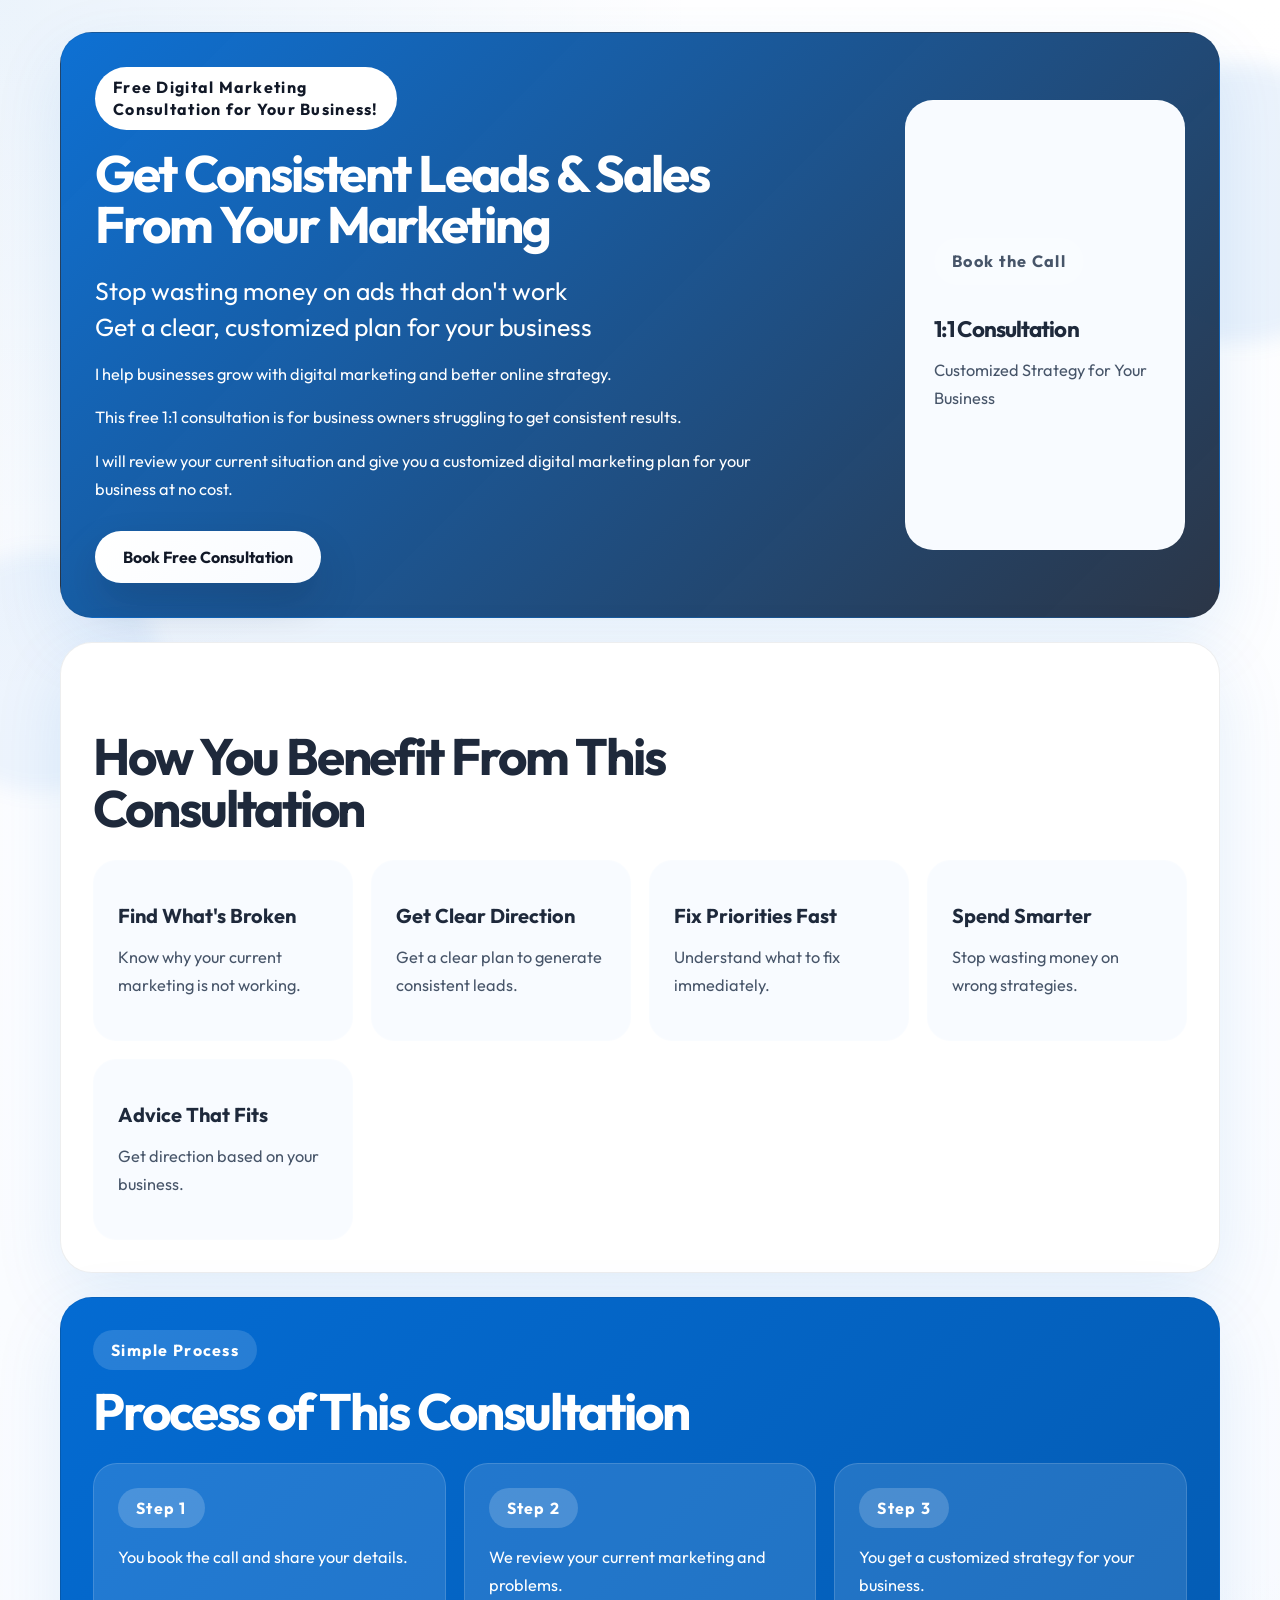
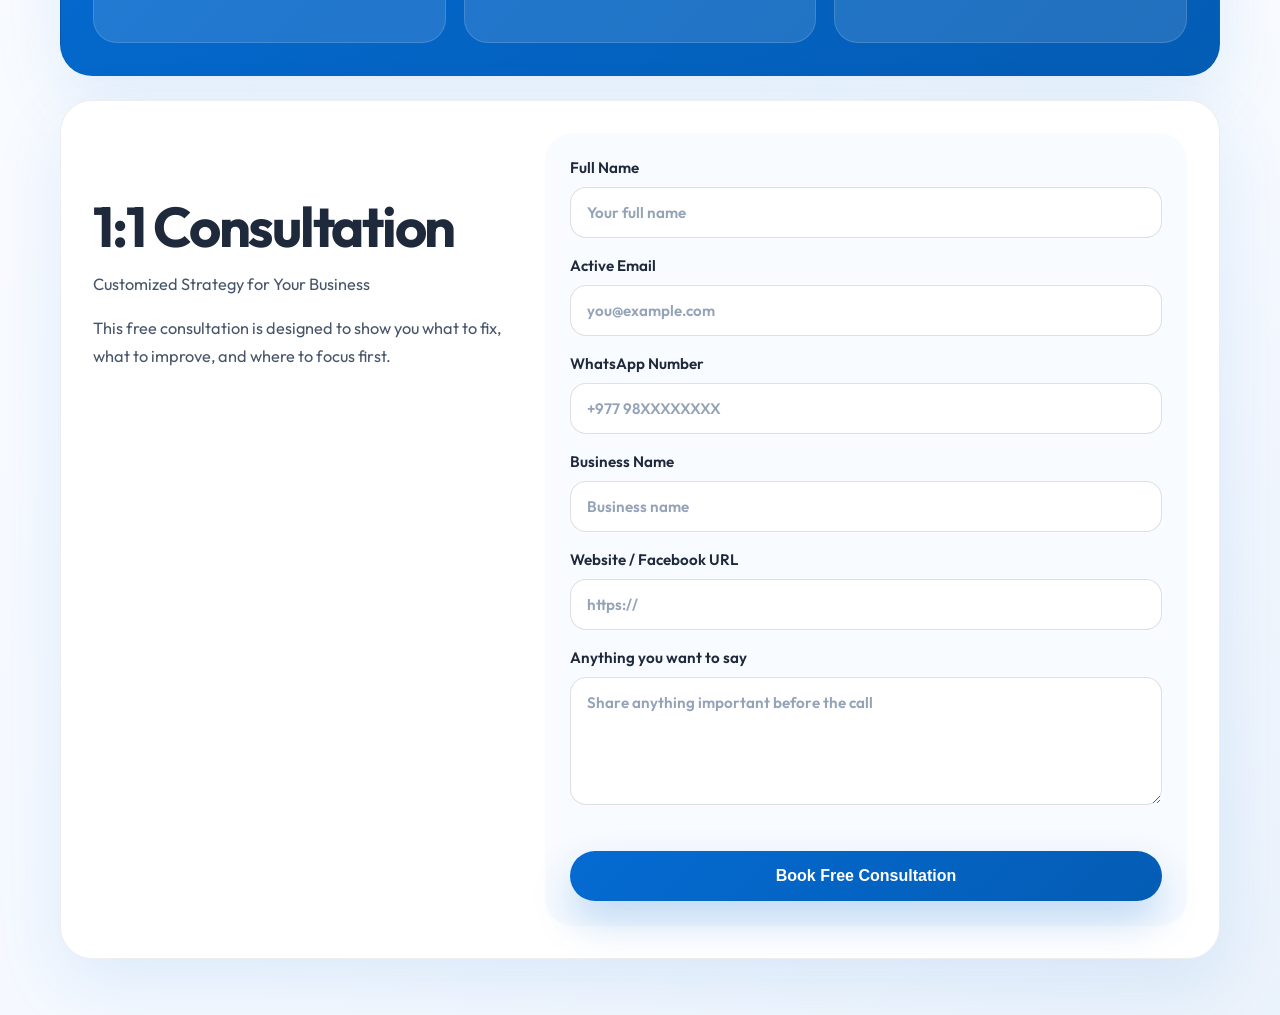
<file: index.html>
<!DOCTYPE html>
<html lang="en">
<head>
  <meta charset="UTF-8">
  <meta name="viewport" content="width=device-width, initial-scale=1.0">
  <title>Free Marketing Consultation</title>
  <script>
    !function(f,b,e,v,n,t,s)
    {if(f.fbq)return;n=f.fbq=function(){n.callMethod?
    n.callMethod.apply(n,arguments):n.queue.push(arguments)};
    if(!f._fbq)f._fbq=n;n.push=n;n.loaded=!0;n.version='2.0';
    n.queue=[];t=b.createElement(e);t.async=!0;
    t.src=v;s=b.getElementsByTagName(e)[0];
    s.parentNode.insertBefore(t,s)}(window, document,'script',
    'https://connect.facebook.net/en_US/fbevents.js');
    fbq('init', '1495916158739121');
    fbq('track', 'PageView');
  </script>
  <link rel="preconnect" href="https://fonts.googleapis.com">
  <link rel="preconnect" href="https://fonts.gstatic.com" crossorigin>
  <link href="https://fonts.googleapis.com/css2?family=Outfit:wght@300;400;500;600;700;800&display=swap" rel="stylesheet">
  <link rel="stylesheet" href="style.css">
</head>
<body>
  <noscript><img height="1" width="1" style="display:none"
  src="https://www.facebook.com/tr?id=1495916158739121&ev=PageView&noscript=1"
  alt=""></noscript>
  <div class="page-shell">
    <header class="hero">
      <div class="hero-copy">
        <span class="eyebrow">Free Digital Marketing<br>Consultation for Your Business!</span>
        <h1><span>Get Consistent Leads &amp; Sales</span><span>From Your Marketing</span></h1>
        <p class="subheadline">Stop wasting money on ads that don't work<br>Get a clear, customized plan for your business</p>
        <p class="description">I help businesses grow with digital marketing and better online strategy.</p>
        <p class="description">This free 1:1 consultation is for business owners struggling to get consistent results.</p>
        <p class="description">I will review your current situation and give you a customized digital marketing plan for your business at no cost.</p>
        <a class="cta-button" href="#booking">Book Free Consultation</a>
      </div>
      <aside class="hero-card">
        <p class="card-label">Book the Call</p>
        <h2>1:1 Consultation</h2>
        <p>Customized Strategy for Your Business</p>
      </aside>
    </header>

    <main>
      <section class="content-section benefits">
        <div class="section-heading">
          <span class="section-kicker">Why This Helps</span>
          <h2>How You Benefit From This Consultation</h2>
        </div>
        <div class="benefit-grid">
          <article class="benefit-card">
            <h3>Find What's Broken</h3>
            <p>Know why your current marketing is not working.</p>
          </article>
          <article class="benefit-card">
            <h3>Get Clear Direction</h3>
            <p>Get a clear plan to generate consistent leads.</p>
          </article>
          <article class="benefit-card">
            <h3>Fix Priorities Fast</h3>
            <p>Understand what to fix immediately.</p>
          </article>
          <article class="benefit-card">
            <h3>Spend Smarter</h3>
            <p>Stop wasting money on wrong strategies.</p>
          </article>
          <article class="benefit-card">
            <h3>Advice That Fits</h3>
            <p>Get direction based on your business.</p>
          </article>
        </div>
      </section>

      <section class="content-section process">
        <div class="section-heading">
          <span class="section-kicker">Simple Process</span>
          <h2>Process of This Consultation</h2>
        </div>
        <div class="steps">
          <article class="step-card">
            <span class="step-number">Step 1</span>
            <p>You book the call and share your details.</p>
          </article>
          <article class="step-card">
            <span class="step-number">Step 2</span>
            <p>We review your current marketing and problems.</p>
          </article>
          <article class="step-card">
            <span class="step-number">Step 3</span>
            <p>You get a customized strategy for your business.</p>
          </article>
        </div>
      </section>

      <section class="content-section booking-section" id="booking">
        <div class="booking-copy">
          <span class="section-kicker">Book the Call</span>
          <h2>1:1 Consultation</h2>
          <p>Customized Strategy for Your Business</p>
          <p>This free consultation is designed to show you what to fix, what to improve, and where to focus first.</p>
        </div>
        <form class="booking-form" action="thank-you.html" method="get">
          <label>
            Full Name
            <input type="text" name="full-name" placeholder="Your full name" required>
          </label>
          <label>
            Active Email
            <input type="email" name="email" placeholder="you@example.com" required>
          </label>
          <label>
            WhatsApp Number
            <input type="tel" name="whatsapp" placeholder="+977 98XXXXXXXX" required>
          </label>
          <label>
            Business Name
            <input type="text" name="business-name" placeholder="Business name" required>
          </label>
          <label>
            Website / Facebook URL
            <input type="url" name="business-url" placeholder="https://">
          </label>
          <label>
            Anything you want to say
            <textarea name="message" rows="5" placeholder="Share anything important before the call"></textarea>
          </label>
          <button type="submit" class="cta-button form-cta-button">Book Free Consultation</button>
        </form>
      </section>
    </main>
  </div>
</body>
</html>
</file>
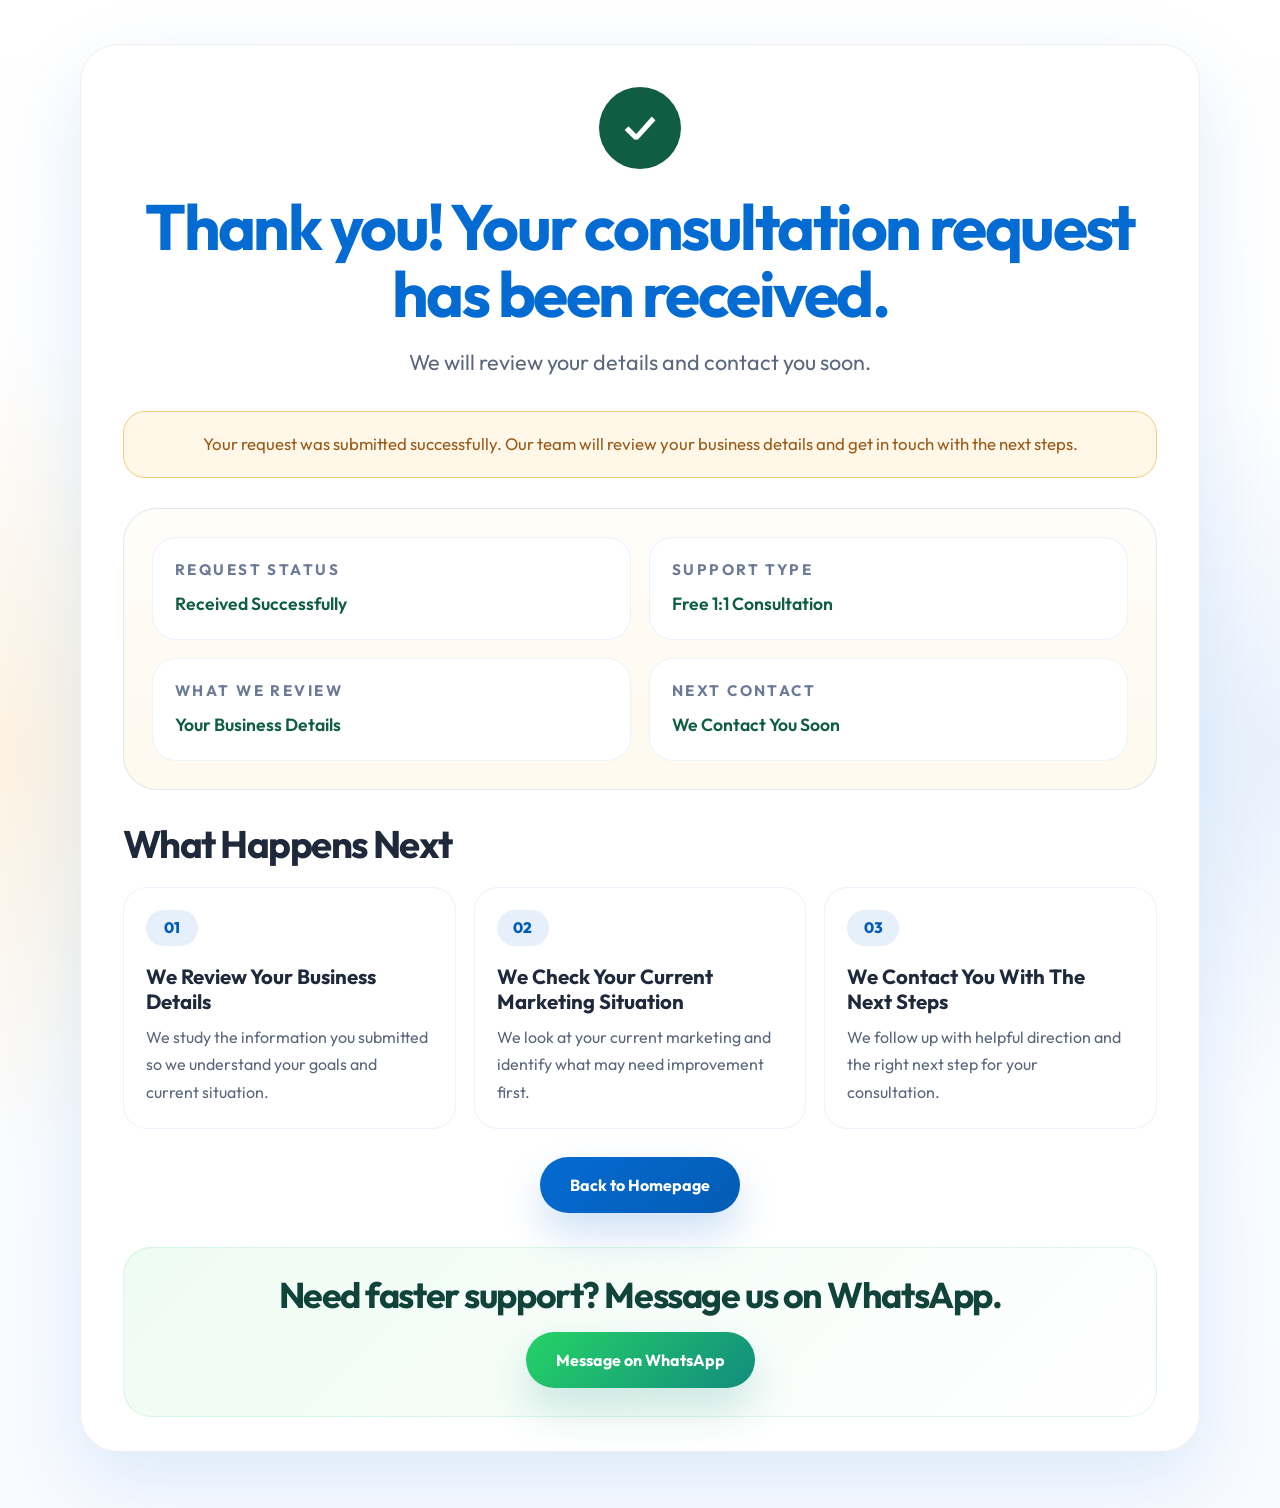
<file: thank-you.html>
<!DOCTYPE html>
<html lang="en">
<head>
  <meta charset="UTF-8">
  <meta name="viewport" content="width=device-width, initial-scale=1.0">
  <title>Thank You | Free Digital Marketing Consultation</title>
  <script>
    !function(f,b,e,v,n,t,s)
    {if(f.fbq)return;n=f.fbq=function(){n.callMethod?
    n.callMethod.apply(n,arguments):n.queue.push(arguments)};
    if(!f._fbq)f._fbq=n;n.push=n;n.loaded=!0;n.version='2.0';
    n.queue=[];t=b.createElement(e);t.async=!0;
    t.src=v;s=b.getElementsByTagName(e)[0];
    s.parentNode.insertBefore(t,s)}(window, document,'script',
    'https://connect.facebook.net/en_US/fbevents.js');
    fbq('init', '1495916158739121');
    fbq('track', 'PageView');
    fbq('track', 'Lead');
  </script>
  <link rel="preconnect" href="https://fonts.googleapis.com">
  <link rel="preconnect" href="https://fonts.gstatic.com" crossorigin>
  <link href="https://fonts.googleapis.com/css2?family=Outfit:wght@300;400;500;600;700;800&display=swap" rel="stylesheet">
  <link rel="stylesheet" href="thank-you.css">
</head>
<body>
  <noscript><img height="1" width="1" style="display:none"
  src="https://www.facebook.com/tr?id=1495916158739121&ev=PageView&noscript=1"
  alt=""></noscript>
  <div class="thank-you-shell">
    <main class="thank-you-card">
      <div class="success-icon-wrap" aria-hidden="true">
        <span class="success-icon">&#10003;</span>
      </div>

      <section class="hero-copy">
        <h1>Thank you! Your consultation request has been received.</h1>
        <p class="lead">We will review your details and contact you soon.</p>
      </section>

      <section class="status-banner">
        Your request was submitted successfully. Our team will review your business details and get in touch with the next steps.
      </section>

      <section class="details-panel">
        <div class="detail-box">
          <p class="detail-label">Request Status</p>
          <p class="detail-value">Received Successfully</p>
        </div>
        <div class="detail-box">
          <p class="detail-label">Support Type</p>
          <p class="detail-value">Free 1:1 Consultation</p>
        </div>
        <div class="detail-box">
          <p class="detail-label">What We Review</p>
          <p class="detail-value">Your Business Details</p>
        </div>
        <div class="detail-box">
          <p class="detail-label">Next Contact</p>
          <p class="detail-value">We Contact You Soon</p>
        </div>
      </section>

      <section class="next-steps">
        <h2>What Happens Next</h2>
        <div class="steps-grid">
          <article class="step-card">
            <span class="step-number">01</span>
            <h3>We Review Your Business Details</h3>
            <p>We study the information you submitted so we understand your goals and current situation.</p>
          </article>
          <article class="step-card">
            <span class="step-number">02</span>
            <h3>We Check Your Current Marketing Situation</h3>
            <p>We look at your current marketing and identify what may need improvement first.</p>
          </article>
          <article class="step-card">
            <span class="step-number">03</span>
            <h3>We Contact You With The Next Steps</h3>
            <p>We follow up with helpful direction and the right next step for your consultation.</p>
          </article>
        </div>
      </section>

      <section class="actions">
        <a class="home-button" href="index.html">Back to Homepage</a>
      </section>

      <section class="whatsapp-section">
        <h2>Need faster support? Message us on WhatsApp.</h2>
        <a class="whatsapp-button" href="https://wa.link/6yjhkm" target="_blank" rel="noopener noreferrer">Message on WhatsApp</a>
      </section>
    </main>
  </div>
</body>
</html>
</file>
<file: style.css>
:root {
  --bg: #ffffff;
  --surface: #f8fbff;
  --surface-strong: #ffffff;
  --text: #1e293b;
  --muted: #475569;
  --primary: #046bd2;
  --primary-dark: #045cb4;
  --accent: #1e293b;
  --accent-dark: #111827;
  --line: rgba(30, 41, 59, 0.08);
  --shadow: 0 24px 70px rgba(4, 107, 210, 0.1);
}

* {
  box-sizing: border-box;
}

html {
  scroll-behavior: smooth;
}

body {
  margin: 0;
  font-family: "Outfit", sans-serif;
  color: var(--text);
  background:
    radial-gradient(circle at top left, rgba(4, 107, 210, 0.08), transparent 24%),
    radial-gradient(circle at bottom right, rgba(234, 242, 251, 0.95), transparent 36%),
    linear-gradient(180deg, #ffffff 0%, #f5f9ff 100%);
}

body::before,
body::after {
  content: "";
  position: fixed;
  z-index: -1;
  border-radius: 999px;
  filter: blur(10px);
}

body::before {
  width: 280px;
  height: 280px;
  top: 7%;
  right: -100px;
  background: rgba(4, 107, 210, 0.08);
}

body::after {
  width: 240px;
  height: 240px;
  left: -80px;
  bottom: 12%;
  background: rgba(4, 107, 210, 0.06);
}

.page-shell {
  width: min(1160px, calc(100% - 32px));
  margin: 0 auto;
  padding: 32px 0 56px;
}

.hero,
.content-section {
  border: 1px solid var(--line);
  box-shadow: var(--shadow);
  backdrop-filter: blur(20px);
}

.hero {
  display: grid;
  grid-template-columns: minmax(0, 1.74fr) minmax(280px, 0.5fr);
  gap: 24px;
  padding: 34px;
  border-radius: 32px;
  background: linear-gradient(135deg, rgba(4, 107, 210, 0.96), rgba(30, 41, 59, 0.94));
}

.hero-copy h1,
.section-heading h2,
.hero-card h2,
.booking-copy h2 {
  letter-spacing: -0.04em;
  line-height: 1;
  margin: 0;
}

.eyebrow,
.section-kicker,
.card-label,
.step-number {
  display: inline-flex;
  align-items: center;
  width: fit-content;
  padding: 10px 18px;
  border-radius: 999px;
  background: rgba(255, 255, 255, 0.14);
  color: #ffffff;
  font-size: 1rem;
  font-weight: 700;
  letter-spacing: 0.08em;
}

.eyebrow {
  display: inline-block;
  background: #ffffff;
  color: #111827;
  line-height: 1.35;
}

.hero-copy {
  padding-right: 16px;
}

.hero-copy h1 {
  margin-top: 18px;
  max-width: none;
  font-size: clamp(2.05rem, 4vw, 3.5rem);
  color: #ffffff;
  line-height: 1;
}

.hero-copy h1 span {
  display: block;
  white-space: nowrap;
}

.subheadline {
  margin: 22px 0 0;
  font-size: clamp(1.1rem, 2.5vw, 1.55rem);
  line-height: 1.45;
  color: #ffffff;
}

.description,
.hero-card p,
.booking-copy p,
.benefit-card p,
.step-card p {
  font-size: 1.02rem;
  line-height: 1.7;
  color: var(--muted);
}

.description {
  max-width: 62ch;
  margin: 16px 0 0;
  color: #ffffff;
}

.cta-button {
  display: inline-flex;
  justify-content: center;
  align-items: center;
  gap: 10px;
  margin-top: 28px;
  padding: 16px 28px;
  border: 0;
  border-radius: 999px;
  background: linear-gradient(135deg, #ffffff, #f8fbff);
  color: #111827;
  font-size: 1rem;
  font-weight: 700;
  text-decoration: none;
  cursor: pointer;
  transition: transform 180ms ease, box-shadow 180ms ease;
  box-shadow: 0 20px 40px rgba(17, 24, 39, 0.18);
}

.cta-button:hover,
.cta-button:focus-visible {
  transform: translateY(-2px);
  box-shadow: 0 26px 44px rgba(17, 24, 39, 0.24);
}

.form-cta-button {
  background: linear-gradient(135deg, #046bd2, #045cb4);
  color: #ffffff;
  box-shadow: 0 20px 40px rgba(4, 107, 210, 0.24);
}

.form-cta-button:hover,
.form-cta-button:focus-visible {
  box-shadow: 0 26px 44px rgba(4, 107, 210, 0.3);
}

.hero-card,
.benefit-card,
.step-card,
.booking-form {
  background: var(--surface);
  border: 1px solid rgba(255, 255, 255, 0.18);
}

.hero-card {
  align-self: center;
  display: flex;
  flex-direction: column;
  justify-content: center;
  padding: 30px 28px;
  border-radius: 28px;
  width: 100%;
  max-width: 440px;
  min-height: 450px;
  justify-self: end;
  overflow: hidden;
}

.hero-card h2 {
  margin-top: 16px;
  font-size: clamp(1.3rem, 1.75vw, 1.8rem);
  line-height: 1.05;
  white-space: nowrap;
}

.hero-card .card-label,
.hero-card p {
  text-align: left;
}

.content-section {
  margin-top: 24px;
  padding: 32px;
  border-radius: 32px;
  background: #ffffff;
}

.process {
  background: linear-gradient(135deg, #046bd2, #045cb4);
}

.process .section-heading h2,
.process .step-card p {
  color: #ffffff;
}

.process .step-card {
  background: rgba(255, 255, 255, 0.12);
  border: 1px solid rgba(255, 255, 255, 0.14);
}

.process .step-number {
  background: rgba(255, 255, 255, 0.18);
  color: #ffffff;
}

.section-heading {
  max-width: 700px;
}

.section-heading h2 {
  margin-top: 16px;
  font-size: clamp(2rem, 4vw, 3.25rem);
}

.benefit-grid,
.steps {
  display: grid;
  gap: 18px;
  margin-top: 26px;
}

.benefit-grid {
  grid-template-columns: repeat(auto-fit, minmax(220px, 1fr));
}

.steps {
  grid-template-columns: repeat(auto-fit, minmax(220px, 1fr));
}

.benefit-card,
.step-card {
  min-height: 180px;
  padding: 24px;
  border-radius: 24px;
}

.benefit-card h3 {
  margin: 18px 0 12px;
  font-size: 1.25rem;
}

.booking-section {
  display: grid;
  grid-template-columns: minmax(0, 0.8fr) minmax(0, 1.2fr);
  gap: 24px;
  align-items: start;
}

.booking-copy {
  padding-top: 10px;
}

.booking-copy h2 {
  margin-top: 16px;
  font-size: clamp(2.2rem, 5vw, 3.5rem);
}

.booking-form {
  display: grid;
  gap: 18px;
  padding: 24px;
  border-radius: 28px;
}

.booking-form label {
  display: grid;
  gap: 10px;
  font-size: 0.95rem;
  font-weight: 600;
  color: var(--text);
}

.booking-form input,
.booking-form textarea {
  width: 100%;
  padding: 15px 16px;
  border: 1px solid rgba(30, 41, 59, 0.14);
  border-radius: 16px;
  background: var(--surface-strong);
  color: var(--text);
  font: inherit;
}

.booking-form input::placeholder,
.booking-form textarea::placeholder {
  color: #94a3b8;
}

.booking-form input:focus,
.booking-form textarea:focus {
  outline: 2px solid rgba(4, 107, 210, 0.22);
  border-color: rgba(4, 107, 210, 0.42);
}

.booking-form textarea {
  resize: vertical;
  min-height: 128px;
}

@media (max-width: 860px) {
  .hero,
  .booking-section {
    grid-template-columns: 1fr;
  }

  .hero-copy {
    padding-right: 0;
  }

  .hero-card {
    max-width: none;
    min-height: 0;
  }
}

@media (max-width: 640px) {
  .page-shell {
    width: min(100% - 20px, 1160px);
    padding-top: 18px;
    padding-bottom: 36px;
  }

  .hero,
  .content-section {
    padding: 22px;
    border-radius: 24px;
  }

  .hero-copy h1 {
    font-size: 2.5rem;
  }

  .hero-copy h1 span {
    white-space: normal;
  }

  .cta-button {
    width: 100%;
  }
}
</file>
<file: thank-you.css>
:root {
  --bg: #ffffff;
  --surface: #ffffff;
  --surface-soft: #f8fbff;
  --surface-warm: #fff9ee;
  --text: #1e293b;
  --muted: #5b677c;
  --primary: #046bd2;
  --primary-dark: #045cb4;
  --success: #0f5d43;
  --success-soft: #eefaf4;
  --notice-bg: #fff7e8;
  --notice-line: #f1ce7a;
  --notice-text: #9a5a18;
  --line: rgba(30, 41, 59, 0.08);
  --shadow: 0 28px 80px rgba(4, 107, 210, 0.12);
  --whatsapp: #25d366;
  --whatsapp-dark: #128c7e;
}

* {
  box-sizing: border-box;
}

body {
  margin: 0;
  min-height: 100vh;
  font-family: "Outfit", sans-serif;
  color: var(--text);
  background:
    radial-gradient(circle at left center, rgba(255, 205, 122, 0.22), transparent 28%),
    radial-gradient(circle at right center, rgba(4, 107, 210, 0.08), transparent 24%),
    linear-gradient(180deg, #ffffff 0%, #f8fbff 100%);
}

.thank-you-shell {
  width: min(1120px, calc(100% - 32px));
  margin: 0 auto;
  padding: 44px 0 56px;
}

.thank-you-card {
  padding: 42px 42px 34px;
  background: rgba(255, 255, 255, 0.96);
  border: 1px solid var(--line);
  border-radius: 38px;
  box-shadow: var(--shadow);
}

.success-icon-wrap {
  display: grid;
  place-items: center;
}

.success-icon {
  display: inline-grid;
  place-items: center;
  width: 82px;
  height: 82px;
  border-radius: 50%;
  background: var(--success);
  color: #ffffff;
  font-size: 2.4rem;
  font-weight: 700;
}

.hero-copy {
  margin-top: 24px;
  text-align: center;
}

.hero-copy h1,
.next-steps h2,
.whatsapp-section h2 {
  margin: 0;
  letter-spacing: -0.04em;
  line-height: 1.05;
}

.hero-copy h1 {
  font-size: clamp(2.35rem, 5vw, 4.2rem);
  color: var(--primary);
}

.lead {
  max-width: 42ch;
  margin: 18px auto 0;
  font-size: clamp(1rem, 2vw, 1.35rem);
  line-height: 1.65;
  color: var(--muted);
}

.status-banner {
  margin-top: 30px;
  padding: 18px 22px;
  border: 1px solid var(--notice-line);
  border-radius: 22px;
  background: var(--notice-bg);
  color: var(--notice-text);
  text-align: center;
  font-size: 1.05rem;
  line-height: 1.7;
}

.details-panel {
  display: grid;
  grid-template-columns: repeat(2, minmax(0, 1fr));
  gap: 18px;
  margin-top: 30px;
  padding: 28px;
  border: 1px solid rgba(4, 107, 210, 0.12);
  border-radius: 34px;
  background: linear-gradient(180deg, #fffdf8 0%, var(--surface-warm) 100%);
}

.detail-box,
.step-card {
  padding: 22px;
  border-radius: 24px;
  background: var(--surface);
  border: 1px solid rgba(4, 107, 210, 0.08);
}

.detail-label {
  margin: 0;
  font-size: 0.95rem;
  font-weight: 700;
  letter-spacing: 0.16em;
  text-transform: uppercase;
  color: #6b7b97;
}

.detail-value {
  margin: 12px 0 0;
  font-size: 1.1rem;
  font-weight: 600;
  line-height: 1.5;
  color: #0f5d43;
}

.next-steps {
  margin-top: 34px;
}

.next-steps h2 {
  font-size: clamp(1.85rem, 3vw, 2.8rem);
  color: var(--text);
}

.steps-grid {
  display: grid;
  grid-template-columns: repeat(3, minmax(0, 1fr));
  gap: 18px;
  margin-top: 22px;
}

.step-number {
  display: inline-flex;
  align-items: center;
  justify-content: center;
  min-width: 52px;
  min-height: 36px;
  padding: 6px 12px;
  border-radius: 999px;
  background: rgba(4, 107, 210, 0.1);
  color: var(--primary-dark);
  font-size: 0.95rem;
  font-weight: 800;
}

.step-card h3 {
  margin: 18px 0 10px;
  font-size: 1.28rem;
  line-height: 1.22;
  color: var(--text);
}

.step-card p {
  margin: 0;
  font-size: 1rem;
  line-height: 1.72;
  color: var(--muted);
}

.actions {
  margin-top: 28px;
  text-align: center;
}

.home-button,
.whatsapp-button {
  display: inline-flex;
  justify-content: center;
  align-items: center;
  min-height: 56px;
  padding: 16px 30px;
  border-radius: 999px;
  text-decoration: none;
  font-weight: 700;
  transition: transform 180ms ease, box-shadow 180ms ease;
}

.home-button {
  background: linear-gradient(135deg, #046bd2, #045cb4);
  color: #ffffff;
  box-shadow: 0 20px 40px rgba(4, 107, 210, 0.2);
}

.whatsapp-button {
  margin-top: 18px;
  background: linear-gradient(135deg, var(--whatsapp), var(--whatsapp-dark));
  color: #ffffff;
  box-shadow: 0 22px 44px rgba(18, 140, 126, 0.2);
}

.home-button:hover,
.home-button:focus-visible,
.whatsapp-button:hover,
.whatsapp-button:focus-visible {
  transform: translateY(-2px);
}

.whatsapp-section {
  margin-top: 34px;
  padding: 28px;
  border-radius: 28px;
  background: linear-gradient(135deg, rgba(37, 211, 102, 0.08), rgba(255, 255, 255, 0.96));
  border: 1px solid rgba(37, 211, 102, 0.14);
  text-align: center;
}

.whatsapp-section h2 {
  font-size: clamp(1.45rem, 2.8vw, 2.25rem);
  color: #10443b;
}

@media (max-width: 900px) {
  .details-panel,
  .steps-grid {
    grid-template-columns: 1fr;
  }
}

@media (max-width: 640px) {
  .thank-you-shell {
    width: min(100% - 20px, 1120px);
    padding-top: 22px;
    padding-bottom: 36px;
  }

  .thank-you-card {
    padding: 26px 20px 24px;
    border-radius: 26px;
  }

  .details-panel {
    padding: 18px;
    border-radius: 24px;
  }

  .status-banner,
  .whatsapp-section {
    padding: 18px;
    border-radius: 20px;
  }

  .home-button,
  .whatsapp-button {
    width: 100%;
  }
}
</file>
